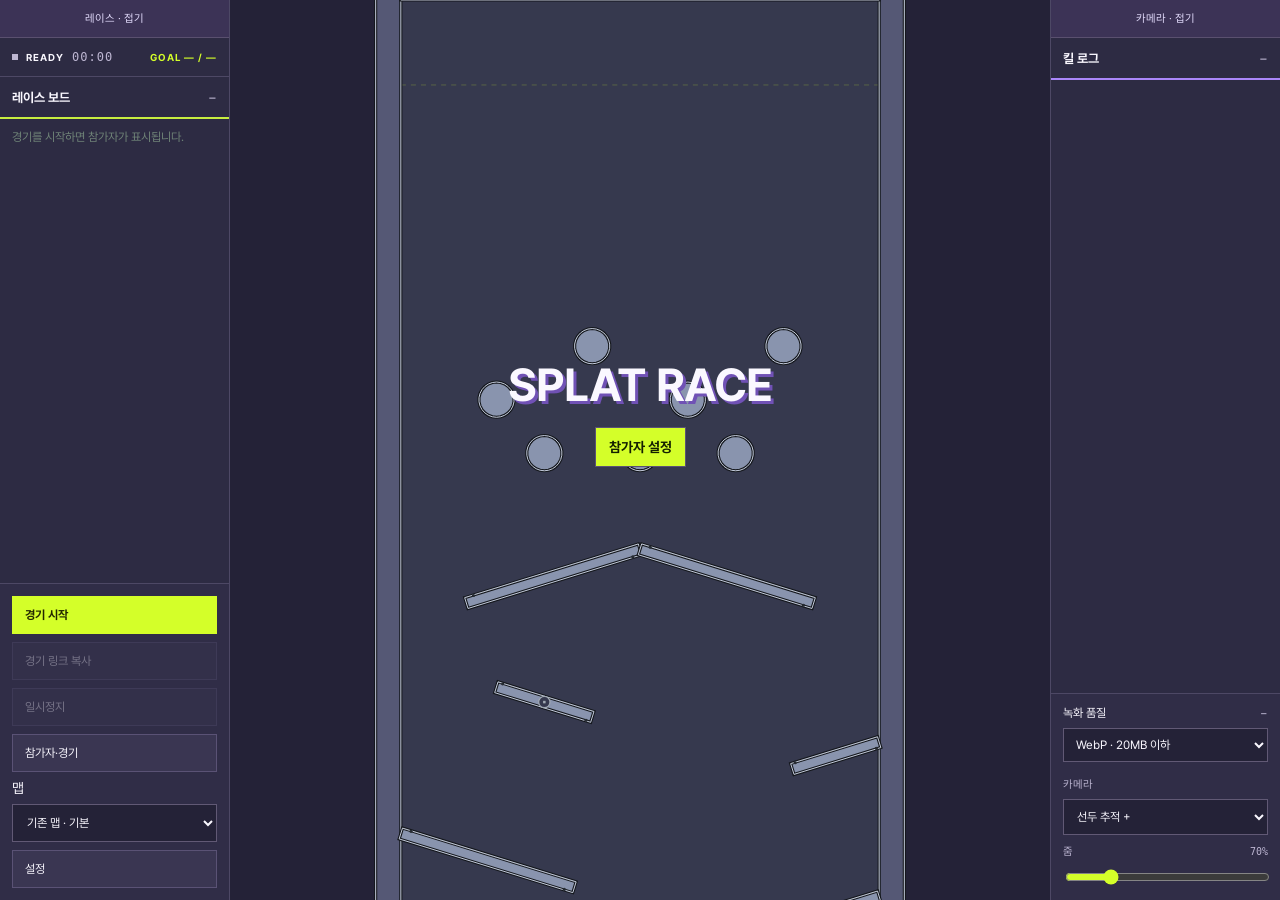
<file: index.html>
<!doctype html>
<html lang="ko"><head><meta charset="utf-8"><meta name="viewport" content="width=device-width,initial-scale=1"><meta name="theme-color" content="#101413"><title>SPLAT RACE</title><link rel="stylesheet" href="./app.css"></head>
<body>
<main class="game-shell">
<aside id="left-panel" class="side-panel left-panel" aria-label="레이스 보드와 경기 조작">
  <button class="panel-toggle" id="left-toggle" aria-controls="left-panel" aria-expanded="true">레이스 · 접기</button>
  <div class="arena-toolbar"><span class="live-dot" id="live-dot"></span><b id="race-state">READY</b><span id="race-clock">00:00</span><span id="finish-count">GOAL — / —</span></div>
  <details class="side-list" open><summary><h2>레이스 보드</h2></summary><div id="roster" class="roster"><p class="empty">경기를 시작하면 참가자가 표시됩니다.</p></div></details>
  <div class="side-controls">
    <p id="message" role="status" aria-live="polite"></p>
    <nav class="control-dock" aria-label="경기 조작">
      <button class="primary" type="submit" form="race-form" id="start">경기 시작</button>
      <button id="race-share" type="button" disabled>경기 링크 복사</button>
      <button id="pause" type="button" disabled>일시정지</button>
      <button id="setup-open" type="button">참가자·경기</button>
      <label for="map-select">맵</label><select id="map-select" aria-label="다음 경기 맵"></select>
      <button id="settings-open" type="button">설정</button>
    </nav>
  </div>
</aside>
<section class="arena" aria-label="마블 경기 코스">
  <div class="canvas-wrap"><div id="race-cue" role="status" aria-live="polite" hidden></div><canvas id="course" aria-label="세로형 장애물 코스와 참가자 구슬"></canvas><div id="ready-tag" class="ready-tag"><strong>SPLAT RACE</strong><button id="ready-setup" type="button">참가자 설정</button></div></div>
</section>
<aside id="right-panel" class="side-panel right-panel" aria-label="킬 로그와 카메라">
  <button class="panel-toggle" id="right-toggle" aria-controls="right-panel" aria-expanded="true">카메라 · 접기</button>
  <details class="side-list" open><summary><h2>킬 로그</h2></summary><div id="kill-log" class="log" aria-label="킬 및 스페셜 로그"></div></details>
  <div class="side-controls camera-controls">
    <details class="record-controls" open><summary>녹화 품질</summary><select id="record-format" aria-label="녹화 품질"><option value="webp">WebP · 고화질 90%</option><option value="webp-small" selected>WebP · 20MB 이하</option><option value="mp4">MP4 · 고화질 60fps</option></select><p id="record-status" role="status" hidden></p><a id="record-download" hidden>녹화 파일 다운로드</a></details>
    <div class="camera-bar"><label for="follow">카메라</label><select id="follow"><option value="leader">선두 추적</option><option value="leader-plus" selected>선두 추적 +</option><option value="all">코스 전체</option><option value="free">자유 카메라</option></select></div>
    <div class="zoom-bar"><label for="zoom">줌</label><input id="zoom" type="range" min="50" max="150" value="70" step="5"><output id="zoom-value" for="zoom">70%</output></div>
    <p id="camera-help" class="hint" hidden>게임 화면을 스크롤하거나 위아래로 드래그하세요.</p>
  </div>
</aside>
</main>
<dialog id="race-setup" aria-labelledby="setup-title">
  <div class="dialog-header"><h2 id="setup-title">참가자·경기 설정</h2><button id="setup-close" type="button" aria-label="참가자 설정 닫기">✕</button></div>
  <form id="race-form" novalidate>
    <div class="label-line"><label for="names">참가자</label><span id="name-count">8명</span></div>
    <textarea id="names" rows="8" spellcheck="false">오징어\n문어\n잉클링\n옥토링\n버킷\n롤러\n차저\n붓</textarea>
    <div class="input-pair"><label>골인 인원 N<input id="winners" type="number" min="1" value="3" required></label><label>랜덤 시드<input id="seed" type="number" min="0" max="4294967295" value="20261027" required></label></div>
    <button id="new-seed" type="button">새 시드</button>
    <p id="setup-error" class="error" role="alert"></p>
    <button class="primary" type="submit">입력한 참가자로 시작</button>
  </form>
</dialog>
<dialog id="restart-confirm" aria-labelledby="restart-title"><h2 id="restart-title">진행 중인 경기를 다시 시작할까요?</h2><p class="hint">현재 진행 상황은 사라집니다. 같은 시드로 다시 시작합니다.</p><div class="result-actions"><button id="restart-cancel" autofocus>취소</button><button id="restart-yes">다시 시작</button></div></dialog>
<dialog id="settings"><div class="dialog-header"><h2>설정</h2><button id="settings-close" aria-label="설정 닫기">✕</button></div>
<div class="settings-actions"><button id="map-open" type="button">맵 에디터</button></div>
<form id="presentation-form"><fieldset class="settings-group"><legend>일반 설정</legend><div class="field-grid"><label>출발 카운트다운 (초)<input id="countdown-seconds" type="number" min="0" max="10" step="0.5" required></label><label>골인 후 결과 대기 (초)<input id="result-delay" type="number" min="0" max="10" step="0.5" required></label></div><p class="hint">0초로 설정하면 연출을 건너뜁니다. 다음 경기부터 적용됩니다.</p><p id="presentation-error" class="error" role="alert"></p><button type="submit">일반 설정 저장</button></fieldset></form>
<details id="advanced-settings"><summary>고급 밸런스</summary><p class="hint">수치는 다음 경기부터 적용됩니다. 저장하면 이 브라우저에 유지됩니다.</p><div class="settings-actions"><button id="export">JSON 내보내기</button><label class="file-button">JSON 가져오기<input type="file" id="import" accept=".json,application/json"></label><button id="defaults">기본값 불러오기</button></div><p id="settings-error" class="error" role="alert"></p><form id="settings-form"><div id="settings-fields"></div><div class="settings-footer"><button class="primary" type="submit">밸런스 저장 · 다음 경기에 적용</button></div></form></details></dialog>
<dialog id="results" aria-label="경기 결과"><div class="table-wrap" tabindex="-1" autofocus aria-label="결과표"><table><thead><tr><th>순위</th><th>참가자</th><th>스페셜 / 서브</th><th>기록</th><th>K&lt;A&gt; D S</th></tr></thead><tbody id="result-body"></tbody></table></div><p id="result-progress" class="hint" role="status" aria-live="polite"></p><div class="result-actions"><button id="results-share" type="button">경기 링크 복사</button><button id="results-image" type="button" disabled>결과 이미지 저장</button><button id="results-download" type="button" disabled>녹화된 영상 없음</button><button id="results-close" type="button" class="quiet">닫기</button><button id="results-again" type="button">경기 다시보기</button><button id="results-new-seed" type="button">새로운 시드로 다시 경기하기</button></div></dialog>

<dialog id="share-dialog" aria-labelledby="share-title"><div class="dialog-header"><h2 id="share-title">경기 공유</h2><button id="share-close" type="button" aria-label="경기 공유 닫기">✕</button></div><p id="share-info" style="white-space:pre-wrap"></p><label id="share-link-label" hidden>공유 링크<textarea id="share-link" readonly rows="3"></textarea></label><p id="share-feedback" role="status"></p><div class="result-actions"><button id="share-play" type="button" hidden>이 경기 시작</button><button id="share-copy" type="button" hidden>링크 복사</button></div></dialog>
<dialog id="map-editor" aria-labelledby="map-title">
 <div class="dialog-header"><h2 id="map-title">맵 에디터</h2><button id="map-close" type="button" aria-label="맵 에디터 닫기">✕</button></div>
 <div class="map-toolbar"><select id="map-library" aria-label="편집할 맵"></select><button id="map-new">새 맵</button><button id="map-copy">복사</button><button id="map-delete-map">맵 삭제</button><button id="map-undo">실행 취소</button><button id="map-redo">다시 실행</button></div>
 <div class="map-workspace">
  <div id="map-viewport" tabindex="0" aria-label="맵 편집 영역"><canvas id="map-canvas" tabindex="0" aria-label="장애물을 선택하고 드래그해서 이동"></canvas></div>
  <aside class="map-inspector">
   <label>맵 이름<input id="map-name" maxlength="60"></label>
   <div class="map-dimensions"><label>폭<input id="map-width" type="number" min="500" max="1400"></label><label>골인선 깊이<input id="map-height" type="number" min="2500" max="20000"></label><label>출발점 깊이<input id="map-spawnY" type="number" min="60" max="300"></label></div>
   <label>장애물 종류<select id="map-kind"></select></label><button id="map-add">장애물 추가</button>
   <label>장애물 목록<select id="map-objects" size="5" multiple></select></label>
   <div class="map-toolbar"><button id="map-duplicate">장애물 복제</button><button id="map-remove">장애물 삭제</button></div>
   <p id="map-selection-count" role="status" class="hint"></p><div id="map-properties"></div>
   <p class="hint">Shift+클릭 또는 빈 공간 드래그로 여러 개를 선택하세요. Cmd+C / Cmd+V로 에디터 안에서 복사·붙여넣기할 수 있습니다. 본체 드래그는 이동, 흰 사각 핸들은 크기, 원형 핸들은 회전입니다. 길이·두께는 반대편을 고정하며, Shift를 누르면 중심을 고정합니다. 숫자로도 조절할 수 있습니다. 장애물 겹침은 허용됩니다. 기본 맵은 사용자 맵으로 복사해 저장합니다.</p>
  </aside>
 </div>
 <p id="map-status" role="status" class="error"></p>
 <div class="map-toolbar"><button id="map-test">시험 경기</button><button id="map-test-stop" disabled>시험 종료</button><button id="map-export">맵 JSON 내보내기</button><button id="map-export-all">목록 백업</button><label class="file-button">JSON 가져오기<input id="map-import" type="file" accept=".json,application/json"></label><button id="map-save" class="primary">저장하고 다음 경기에 적용</button></div>
 <section id="map-test-view" hidden aria-label="시험 경기"><p id="map-test-status" role="status"></p><canvas id="map-test-canvas"></canvas></section>
</dialog>
<script src="./app.js" defer></script></body></html>
</file>
